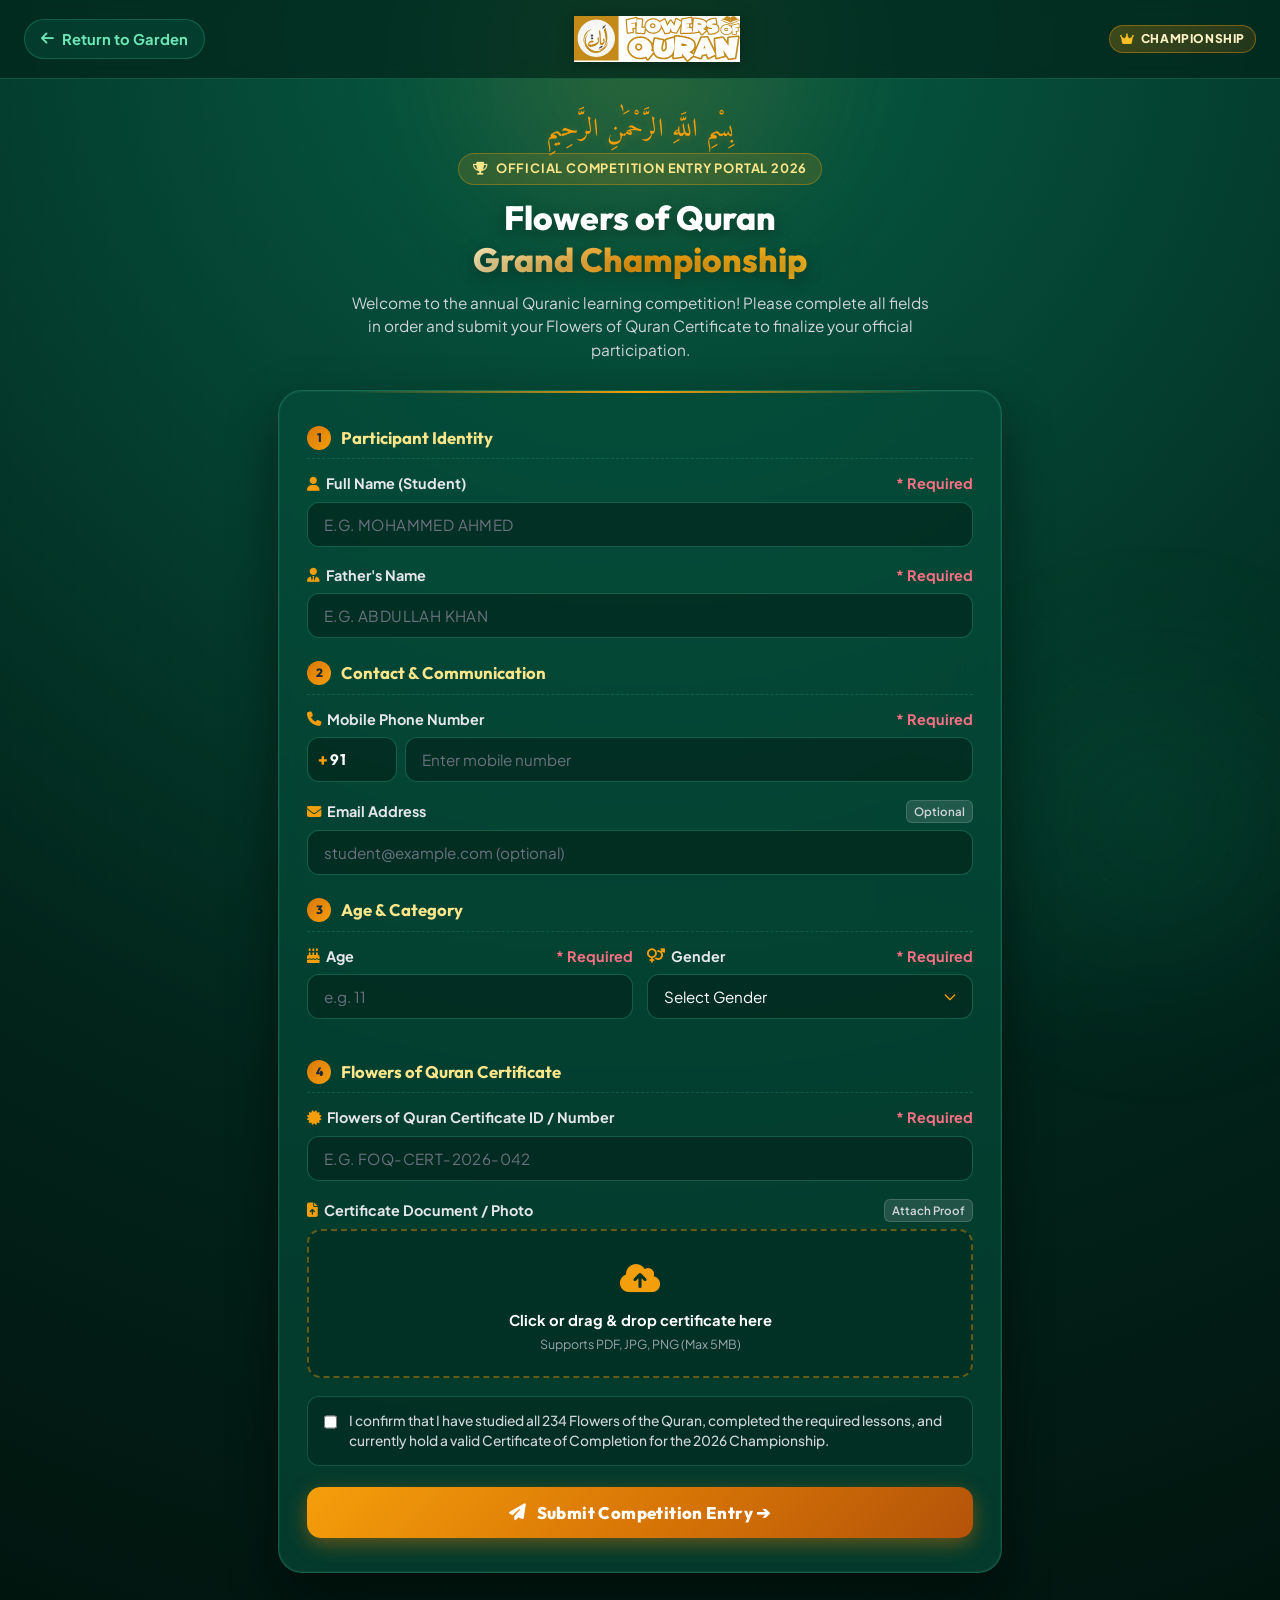
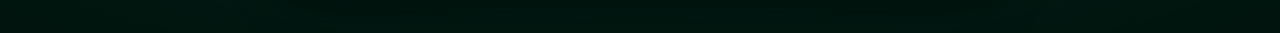
<file: pages/competition-form.html>
<!DOCTYPE html>
<html lang="en">

<head>
  <meta charset="UTF-8">
  <meta name="viewport" content="width=device-width, initial-scale=1.0, maximum-scale=1.0, user-scalable=no">
  <title>Competition Registration - Flowers of Quran Championship</title>
  <meta name="description"
    content="Official registration form for the prestigious Flowers of Quran Annual Quranic Championship. Enter your details and submit your certificate to participate.">

  <link rel="icon"
    href="data:image/svg+xml,<svg xmlns=%22http://www.w3.org/2000/svg%22 viewBox=%220 0 100 100%22><text y=%22.9em%22 font-size=%2290%22>🏆</text></svg>">

  <!-- Google Fonts: Outfit & Plus Jakarta Sans -->
  <link rel="preconnect" href="https://fonts.googleapis.com">
  <link rel="preconnect" href="https://fonts.gstatic.com" crossorigin>
  <link href="https://fonts.googleapis.com/css2?family=Outfit:wght@400;500;600;700;800;900&family=Plus+Jakarta+Sans:wght@400;500;600;700;800&family=Amiri:wght@700&display=swap" rel="stylesheet">

  <!-- Font Awesome 6 Icons -->
  <link rel="stylesheet" href="https://cdnjs.cloudflare.com/ajax/libs/font-awesome/6.4.0/css/all.min.css">

  <style>
    :root {
      --emerald-deep: #02241b;
      --emerald-dark: #042f24;
      --emerald-base: #064e3b;
      --emerald-card: rgba(6, 78, 59, 0.65);
      --emerald-border: rgba(52, 211, 153, 0.25);
      --gold-primary: #f59e0b;
      --gold-light: #fef3c7;
      --gold-deep: #d97706;
      --gold-glow: rgba(245, 158, 11, 0.4);
      --text-light: #f3f4f6;
      --text-muted: #9ca3af;
      --text-emerald: #6ee7b7;
      --danger: #ef4444;
      --success: #10b981;
      --font-main: 'Plus Jakarta Sans', -apple-system, BlinkMacSystemFont, sans-serif;
      --font-heading: 'Outfit', sans-serif;
      --font-arabic: 'Amiri', serif;
    }

    * {
      box-sizing: border-box;
      margin: 0;
      padding: 0;
    }

    body {
      font-family: var(--font-main);
      background: radial-gradient(circle at 50% 0%, #065f46 0%, var(--emerald-deep) 65%, #01140e 100%);
      color: var(--text-light);
      min-height: 100vh;
      display: flex;
      flex-direction: column;
      line-height: 1.5;
      overflow-x: hidden;
      position: relative;
    }

    /* Ambient Gold Light Orbs */
    .ambient-orb-1 {
      position: fixed;
      top: -120px;
      left: 50%;
      transform: translateX(-50%);
      width: 600px;
      height: 350px;
      background: radial-gradient(circle, rgba(245, 158, 11, 0.18) 0%, rgba(245, 158, 11, 0) 70%);
      filter: blur(50px);
      pointer-events: none;
      z-index: 0;
    }

    .ambient-orb-2 {
      position: fixed;
      bottom: -150px;
      right: -100px;
      width: 450px;
      height: 450px;
      background: radial-gradient(circle, rgba(16, 185, 129, 0.12) 0%, rgba(16, 185, 129, 0) 70%);
      filter: blur(60px);
      pointer-events: none;
      z-index: 0;
    }

    /* Geometric Star Pattern Overlay */
    .pattern-overlay {
      position: fixed;
      inset: 0;
      background-image: radial-gradient(rgba(245, 158, 11, 0.08) 1px, transparent 1px);
      background-size: 32px 32px;
      opacity: 0.7;
      pointer-events: none;
      z-index: 0;
    }

    /* Header Nav */
    .top-header {
      position: relative;
      z-index: 10;
      padding: 16px 24px;
      display: flex;
      align-items: center;
      justify-content: space-between;
      border-bottom: 1px solid var(--emerald-border);
      background: rgba(2, 36, 27, 0.7);
      backdrop-filter: blur(12px);
    }

    .btn-back-garden {
      display: inline-flex;
      align-items: center;
      gap: 8px;
      color: var(--text-emerald);
      text-decoration: none;
      font-size: 0.92rem;
      font-weight: 700;
      padding: 8px 16px;
      border-radius: 999px;
      background: rgba(6, 78, 59, 0.5);
      border: 1px solid var(--emerald-border);
      transition: all 0.2s ease;
    }

    .btn-back-garden:hover {
      background: rgba(52, 211, 153, 0.18);
      color: #ffffff;
      transform: translateX(-3px);
      box-shadow: 0 4px 12px rgba(0, 0, 0, 0.2);
    }

    .portal-logo-wrap {
      display: flex;
      align-items: center;
      gap: 12px;
      text-decoration: none;
    }

    .portal-logo-img {
      height: 46px;
      filter: drop-shadow(0 2px 8px rgba(0, 0, 0, 0.3));
    }

    .portal-badge {
      display: inline-flex;
      align-items: center;
      gap: 6px;
      background: linear-gradient(135deg, rgba(245, 158, 11, 0.25), rgba(217, 119, 6, 0.15));
      border: 1px solid rgba(245, 158, 11, 0.4);
      color: #fef3c7;
      font-size: 0.75rem;
      font-weight: 800;
      letter-spacing: 0.6px;
      text-transform: uppercase;
      padding: 4px 10px;
      border-radius: 999px;
    }

    /* Main Container */
    .main-wrapper {
      position: relative;
      z-index: 5;
      flex: 1;
      max-width: 760px;
      width: 100%;
      margin: 0 auto;
      padding: 32px 18px 60px 18px;
    }

    /* Hero Headline */
    .form-hero {
      text-align: center;
      margin-bottom: 28px;
    }

    .arabic-salutation {
      font-family: var(--font-arabic);
      font-size: 1.6rem;
      color: var(--gold-primary);
      margin-bottom: 4px;
      letter-spacing: 0.5px;
      text-shadow: 0 2px 10px rgba(245, 158, 11, 0.3);
    }

    .hero-title-tag {
      display: inline-flex;
      align-items: center;
      gap: 8px;
      background: rgba(245, 158, 11, 0.15);
      border: 1px solid rgba(245, 158, 11, 0.35);
      color: #fde68a;
      font-size: 0.8rem;
      font-weight: 700;
      padding: 5px 14px;
      border-radius: 999px;
      margin-bottom: 12px;
      text-transform: uppercase;
      letter-spacing: 0.8px;
    }

    .hero-heading {
      font-family: var(--font-heading);
      font-size: 2.1rem;
      font-weight: 800;
      color: #ffffff;
      line-height: 1.25;
      margin-bottom: 10px;
      text-shadow: 0 4px 16px rgba(0, 0, 0, 0.35);
    }

    .hero-heading span {
      background: linear-gradient(135deg, #fef3c7, #f59e0b, #fbbf24);
      -webkit-background-clip: text;
      -webkit-text-fill-color: transparent;
    }

    .hero-subtitle {
      font-size: 0.96rem;
      color: #d1d5db;
      max-width: 580px;
      margin: 0 auto;
      line-height: 1.55;
    }

    /* Form Card Container */
    .form-card {
      background: var(--emerald-card);
      backdrop-filter: blur(20px);
      -webkit-backdrop-filter: blur(20px);
      border: 1px solid var(--emerald-border);
      border-radius: 24px;
      padding: 34px 28px;
      box-shadow: 0 20px 50px rgba(0, 0, 0, 0.45), 0 0 0 1px rgba(255, 255, 255, 0.05) inset;
      position: relative;
    }

    .form-card::before {
      content: "";
      position: absolute;
      top: 0;
      left: 10%;
      right: 10%;
      height: 2px;
      background: linear-gradient(90deg, transparent, var(--gold-primary), transparent);
      border-radius: 2px;
    }

    /* Section Headings */
    .form-section-title {
      display: flex;
      align-items: center;
      gap: 10px;
      font-family: var(--font-heading);
      font-size: 1.05rem;
      font-weight: 700;
      color: #fde68a;
      margin: 22px 0 14px 0;
      padding-bottom: 8px;
      border-bottom: 1px dashed rgba(52, 211, 153, 0.2);
    }

    .form-section-title:first-of-type {
      margin-top: 0;
    }

    .section-num {
      width: 24px;
      height: 24px;
      border-radius: 50%;
      background: linear-gradient(135deg, var(--gold-deep), var(--gold-primary));
      color: #1f2937;
      display: flex;
      align-items: center;
      justify-content: center;
      font-size: 0.75rem;
      font-weight: 800;
    }

    /* Form Groups & Inputs */
    .form-group {
      margin-bottom: 18px;
      text-align: left;
    }

    .form-row {
      display: flex;
      gap: 14px;
    }

    .form-col {
      flex: 1;
      min-width: 0;
    }

    label {
      display: flex;
      align-items: center;
      justify-content: space-between;
      font-size: 0.9rem;
      font-weight: 700;
      color: #e5e7eb;
      margin-bottom: 7px;
    }

    .label-left {
      display: flex;
      align-items: center;
      gap: 6px;
    }

    .req-star {
      color: #fb7185;
      font-weight: 700;
    }

    .optional-badge {
      font-size: 0.72rem;
      font-weight: 600;
      background: rgba(255, 255, 255, 0.12);
      color: #d1d5db;
      padding: 2px 7px;
      border-radius: 6px;
      border: 1px solid rgba(255, 255, 255, 0.15);
    }

    .input-control {
      width: 100%;
      background: rgba(2, 36, 27, 0.65);
      border: 1.5px solid rgba(52, 211, 153, 0.3);
      border-radius: 12px;
      padding: 12px 16px;
      font-family: var(--font-main);
      font-size: 0.95rem;
      color: #ffffff;
      outline: none;
      transition: all 0.2s ease;
    }

    .input-control:focus {
      background: rgba(2, 36, 27, 0.95);
      border-color: var(--gold-primary);
      box-shadow: 0 0 0 3px rgba(245, 158, 11, 0.25);
    }

    .input-control::placeholder {
      color: #6b7280;
    }

    .uppercase-input {
      text-transform: uppercase;
      letter-spacing: 0.4px;
    }

    select.input-control {
      cursor: pointer;
      appearance: none;
      background-image: url("data:image/svg+xml,%3Csvg xmlns='http://www.w3.org/2000/svg' fill='none' viewBox='0 0 24 24' stroke='%23f59e0b'%3E%3Cpath stroke-linecap='round' stroke-linejoin='round' stroke-width='2' d='M19 9l-7 7-7-7'%3E%3C/path%3E%3C/svg%3E");
      background-repeat: no-repeat;
      background-position: right 14px center;
      background-size: 16px;
      padding-right: 38px;
    }

    select.input-control option {
      background: #042f24;
      color: #ffffff;
    }

    /* Phone Input Dual Box */
    .comp-phone-dual {
      display: flex;
      align-items: stretch;
      gap: 8px;
      width: 100%;
    }

    .comp-code-wrap {
      display: inline-flex;
      align-items: center;
      background: rgba(2, 36, 27, 0.65);
      border: 1.5px solid rgba(52, 211, 153, 0.3);
      border-radius: 12px;
      padding: 0 10px;
      width: 90px;
      flex-shrink: 0;
      transition: all 0.2s ease;
    }

    .comp-code-wrap:focus-within {
      background: rgba(2, 36, 27, 0.95);
      border-color: var(--gold-primary);
      box-shadow: 0 0 0 3px rgba(245, 158, 11, 0.25);
    }

    .comp-plus {
      font-family: var(--font-heading);
      font-size: 1.05rem;
      font-weight: 800;
      color: var(--gold-primary);
      user-select: none;
      margin-right: 2px;
    }

    .comp-code-input {
      border: none;
      outline: none;
      background: transparent;
      font-family: var(--font-heading);
      font-size: 0.95rem;
      font-weight: 700;
      color: #ffffff;
      width: 100%;
      padding: 12px 0;
      letter-spacing: 0.5px;
    }

    .comp-code-input::placeholder {
      color: #6b7280;
    }

    /* Certificate Upload Zone */
    .cert-upload-zone {
      border: 2px dashed rgba(245, 158, 11, 0.4);
      background: rgba(2, 36, 27, 0.45);
      border-radius: 14px;
      padding: 22px;
      text-align: center;
      cursor: pointer;
      transition: all 0.2s ease;
      position: relative;
    }

    .cert-upload-zone:hover,
    .cert-upload-zone.dragover {
      border-color: var(--gold-primary);
      background: rgba(245, 158, 11, 0.08);
      transform: translateY(-1px);
    }

    .upload-icon {
      font-size: 2rem;
      color: var(--gold-primary);
      margin-bottom: 8px;
    }

    .upload-title {
      font-weight: 700;
      font-size: 0.92rem;
      color: #ffffff;
      margin-bottom: 4px;
    }

    .upload-sub {
      font-size: 0.78rem;
      color: #9ca3af;
    }

    .file-preview-card {
      display: none;
      align-items: center;
      justify-content: space-between;
      background: rgba(6, 78, 59, 0.8);
      border: 1px solid var(--emerald-border);
      border-radius: 10px;
      padding: 10px 14px;
      margin-top: 10px;
    }

    .file-preview-info {
      display: flex;
      align-items: center;
      gap: 10px;
      min-width: 0;
    }

    .file-preview-name {
      font-weight: 600;
      font-size: 0.88rem;
      color: #ffffff;
      white-space: nowrap;
      overflow: hidden;
      text-overflow: ellipsis;
    }

    .file-preview-size {
      font-size: 0.75rem;
      color: #9ca3af;
    }

    .btn-remove-file {
      background: none;
      border: none;
      color: #ef4444;
      cursor: pointer;
      font-size: 1.1rem;
      padding: 4px;
    }

    /* Verification Checkbox */
    .confirm-checkbox-wrap {
      display: flex;
      align-items: flex-start;
      gap: 12px;
      background: rgba(2, 36, 27, 0.5);
      border: 1px solid var(--emerald-border);
      padding: 14px 16px;
      border-radius: 12px;
      margin-top: 16px;
      cursor: pointer;
      user-select: none;
    }

    .confirm-checkbox-wrap input[type="checkbox"] {
      width: 18px;
      height: 18px;
      margin-top: 2px;
      cursor: pointer;
      accent-color: var(--gold-primary);
    }

    .confirm-checkbox-label {
      font-size: 0.86rem;
      color: #d1d5db;
      line-height: 1.45;
      font-weight: 500;
    }

    /* Error and Notification Banner */
    .form-alert {
      display: none;
      padding: 12px 16px;
      border-radius: 12px;
      font-size: 0.88rem;
      font-weight: 600;
      margin-bottom: 18px;
      align-items: center;
      gap: 10px;
    }

    .form-alert.error {
      background: rgba(239, 68, 68, 0.15);
      border: 1px solid rgba(239, 68, 68, 0.4);
      color: #fca5a5;
    }

    .form-alert.success {
      background: rgba(16, 185, 129, 0.15);
      border: 1px solid rgba(16, 185, 129, 0.4);
      color: #6ee7b7;
    }

    /* Submit Button */
    .btn-submit-competition {
      width: 100%;
      background: linear-gradient(135deg, #f59e0b 0%, #d97706 50%, #b45309 100%);
      color: #ffffff;
      border: none;
      padding: 15px 24px;
      border-radius: 14px;
      font-family: var(--font-heading);
      font-size: 1.05rem;
      font-weight: 800;
      letter-spacing: 0.4px;
      cursor: pointer;
      transition: all 0.25s cubic-bezier(0.4, 0, 0.2, 1);
      box-shadow: 0 6px 20px rgba(217, 119, 6, 0.45);
      display: inline-flex;
      align-items: center;
      justify-content: center;
      gap: 10px;
      margin-top: 14px;
    }

    .btn-submit-competition:hover {
      transform: translateY(-2px);
      box-shadow: 0 10px 28px rgba(217, 119, 6, 0.6);
      filter: brightness(1.06);
    }

    .btn-submit-competition:active {
      transform: translateY(0);
    }

    .btn-submit-competition:disabled {
      opacity: 0.7;
      cursor: not-allowed;
      transform: none;
    }

    /* SUCCESS ENTRY PASS CARD */
    .pass-card-container {
      display: none;
      animation: passPop 0.4s cubic-bezier(0.16, 1, 0.3, 1);
    }

    @keyframes passPop {
      from {
        opacity: 0;
        transform: scale(0.95) translateY(12px);
      }
      to {
        opacity: 1;
        transform: scale(1) translateY(0);
      }
    }

    .official-pass {
      background: radial-gradient(circle at 50% 0%, #064e3b 0%, #022c22 80%);
      border: 2px solid var(--gold-primary);
      border-radius: 24px;
      padding: 32px 26px;
      box-shadow: 0 25px 60px rgba(0, 0, 0, 0.6), 0 0 30px rgba(245, 158, 11, 0.2);
      text-align: center;
      position: relative;
      overflow: hidden;
    }

    .pass-gold-ribbon {
      background: linear-gradient(90deg, #d97706, #f59e0b, #fbbf24, #d97706);
      color: #1f2937;
      font-family: var(--font-heading);
      font-weight: 800;
      font-size: 0.8rem;
      letter-spacing: 1px;
      text-transform: uppercase;
      padding: 6px 0;
      margin: -32px -26px 24px -26px;
      box-shadow: 0 2px 10px rgba(0, 0, 0, 0.2);
    }

    .pass-trophy-icon {
      font-size: 3.5rem;
      margin-bottom: 8px;
      filter: drop-shadow(0 4px 12px rgba(245, 158, 11, 0.4));
    }

    .pass-reg-badge {
      display: inline-block;
      background: rgba(245, 158, 11, 0.18);
      border: 1px solid var(--gold-primary);
      color: #fef3c7;
      font-family: var(--font-heading);
      font-size: 1.15rem;
      font-weight: 800;
      padding: 6px 18px;
      border-radius: 12px;
      margin: 12px 0 20px 0;
      letter-spacing: 1px;
    }

    .pass-grid {
      display: grid;
      grid-template-columns: 1fr 1fr;
      gap: 12px;
      text-align: left;
      background: rgba(2, 36, 27, 0.7);
      border: 1px solid var(--emerald-border);
      border-radius: 14px;
      padding: 16px;
      margin-bottom: 22px;
    }

    .pass-item-label {
      font-size: 0.75rem;
      color: #9ca3af;
      text-transform: uppercase;
      font-weight: 700;
      letter-spacing: 0.4px;
    }

    .pass-item-val {
      font-family: var(--font-heading);
      font-size: 0.95rem;
      font-weight: 700;
      color: #ffffff;
      margin-top: 2px;
    }

    .pass-actions {
      display: flex;
      gap: 12px;
      justify-content: center;
      flex-wrap: wrap;
    }

    .btn-pass-print {
      background: rgba(255, 255, 255, 0.12);
      border: 1px solid rgba(255, 255, 255, 0.25);
      color: #ffffff;
      padding: 11px 20px;
      border-radius: 12px;
      font-weight: 700;
      font-size: 0.92rem;
      cursor: pointer;
      display: inline-flex;
      align-items: center;
      gap: 8px;
      transition: all 0.2s ease;
    }

    .btn-pass-print:hover {
      background: rgba(255, 255, 255, 0.2);
    }

    .btn-pass-garden {
      background: linear-gradient(135deg, #f59e0b, #d97706);
      border: none;
      color: #ffffff;
      padding: 11px 24px;
      border-radius: 12px;
      font-weight: 700;
      font-size: 0.92rem;
      text-decoration: none;
      display: inline-flex;
      align-items: center;
      gap: 8px;
      box-shadow: 0 4px 14px rgba(217, 119, 6, 0.35);
    }

    /* Print media style for pass */
    @media print {
      body {
        background: #ffffff !important;
        color: #111827 !important;
      }
      .top-header,
      .ambient-orb-1,
      .ambient-orb-2,
      .pattern-overlay,
      .form-hero,
      .pass-actions,
      #competition-form-view {
        display: none !important;
      }
      .pass-card-container {
        display: block !important;
        max-width: 100% !important;
      }
      .official-pass {
        border: 2px solid #000000 !important;
        background: #ffffff !important;
        color: #000000 !important;
        box-shadow: none !important;
      }
      .pass-item-val {
        color: #000000 !important;
      }
    }

    /* Responsive */
    @media (max-width: 640px) {
      .main-wrapper {
        padding: 20px 14px 40px 14px;
      }
      .form-card {
        padding: 24px 18px;
        border-radius: 18px;
      }
      .form-row {
        flex-direction: column;
        gap: 14px;
      }
      .hero-heading {
        font-size: 1.65rem;
      }
      .pass-grid {
        grid-template-columns: 1fr;
      }
    }
  </style>
</head>

<body>
  <!-- Ambient background glow elements -->
  <div class="ambient-orb-1"></div>
  <div class="ambient-orb-2"></div>
  <div class="pattern-overlay"></div>

  <!-- Top Navigation Header -->
  <header class="top-header">
    <a href="../index.html" class="btn-back-garden" id="btn-back-garden">
      <i class="fa-solid fa-arrow-left"></i> Return to Garden
    </a>

    <a href="../index.html" class="portal-logo-wrap">
      <img src="../assets/images/flowers_of_quran_web_logo.svg" alt="Flowers of Quran Logo" class="portal-logo-img">
    </a>

    <span class="portal-badge">
      <i class="fa-solid fa-crown" style="color: #fbbf24;"></i> Championship
    </span>
  </header>

  <!-- Main Content Area -->
  <main class="main-wrapper">
    <!-- Header Hero Introduction -->
    <div class="form-hero">
      <div class="arabic-salutation">بِسْمِ اللَّهِ الرَّحْمَٰنِ الرَّحِيمِ</div>
      <div class="hero-title-tag">
        <i class="fa-solid fa-trophy"></i> Official Competition Entry Portal 2026
      </div>
      <h1 class="hero-heading">Flowers of Quran<br><span>Grand Championship</span></h1>
      <p class="hero-subtitle">
        Welcome to the annual Quranic learning competition! Please complete all fields in order and submit your Flowers of Quran Certificate to finalize your official participation.
      </p>
    </div>

    <!-- Registration Form Card -->
    <div class="form-card" id="form-container-card">
      <div id="form-alert-msg" class="form-alert"></div>

      <!-- FORM VIEW -->
      <form id="competition-form" novalidate>

        <!-- SECTION 1: PERSONAL PARTICIPANT DETAILS -->
        <div class="form-section-title">
          <span class="section-num">1</span>
          <span>Participant Identity</span>
        </div>

        <!-- 1. Full Name (Required) -->
        <div class="form-group">
          <label for="comp-name">
            <span class="label-left"><i class="fa-solid fa-user" style="color: var(--gold-primary);"></i> Full Name (Student)</span>
            <span class="req-star">* Required</span>
          </label>
          <input type="text" id="comp-name" class="input-control uppercase-input"
            placeholder="e.g. MOHAMMED AHMED" required autocomplete="name">
        </div>

        <!-- 2. Father's Name (Required) -->
        <div class="form-group">
          <label for="comp-father-name">
            <span class="label-left"><i class="fa-solid fa-user-tie" style="color: var(--gold-primary);"></i> Father's Name</span>
            <span class="req-star">* Required</span>
          </label>
          <input type="text" id="comp-father-name" class="input-control uppercase-input"
            placeholder="e.g. ABDULLAH KHAN" required>
        </div>

        <!-- SECTION 2: CONTACT INFORMATION -->
        <div class="form-section-title">
          <span class="section-num">2</span>
          <span>Contact & Communication</span>
        </div>

        <!-- 3. Phone Number (Required: [+] [Country Code] & [Mobile Number]) -->
        <div class="form-group">
          <label for="comp-phone-num">
            <span class="label-left"><i class="fa-solid fa-phone" style="color: var(--gold-primary);"></i> Mobile Phone Number</span>
            <span class="req-star">* Required</span>
          </label>
          <div class="comp-phone-dual">
            <div class="comp-code-wrap">
              <span class="comp-plus">+</span>
              <input type="tel" id="comp-country-code" class="comp-code-input"
                placeholder="91" value="91" maxlength="4" autocomplete="tel-country-code" title="Calling Code">
            </div>
            <input type="tel" id="comp-phone-num" class="input-control"
              placeholder="Enter mobile number" maxlength="15" autocomplete="tel-national" required>
          </div>
        </div>

        <!-- 4. Email Address (Optional) -->
        <div class="form-group">
          <label for="comp-email">
            <span class="label-left"><i class="fa-solid fa-envelope" style="color: var(--gold-primary);"></i> Email Address</span>
            <span class="optional-badge">Optional</span>
          </label>
          <input type="email" id="comp-email" class="input-control"
            placeholder="student@example.com (optional)" autocomplete="email">
        </div>

        <!-- SECTION 3: DEMOGRAPHIC DETAILS -->
        <div class="form-section-title">
          <span class="section-num">3</span>
          <span>Age & Category</span>
        </div>

        <!-- 5. Age & Gender side-by-side (Required) -->
        <div class="form-row">
          <div class="form-col form-group">
            <label for="comp-age">
              <span class="label-left"><i class="fa-solid fa-cake-candles" style="color: var(--gold-primary);"></i> Age</span>
              <span class="req-star">* Required</span>
            </label>
            <input type="number" id="comp-age" class="input-control"
              placeholder="e.g. 11" min="4" max="80" required>
          </div>

          <div class="form-col form-group">
            <label for="comp-gender">
              <span class="label-left"><i class="fa-solid fa-venus-mars" style="color: var(--gold-primary);"></i> Gender</span>
              <span class="req-star">* Required</span>
            </label>
            <select id="comp-gender" class="input-control" required>
              <option value="">Select Gender</option>
              <option value="Male">Male</option>
              <option value="Female">Female</option>
            </select>
          </div>
        </div>

        <!-- SECTION 4: FLOWERS OF QURAN CERTIFICATE VERIFICATION -->
        <div class="form-section-title">
          <span class="section-num">4</span>
          <span>Flowers of Quran Certificate</span>
        </div>

        <!-- Certificate ID / Number -->
        <div class="form-group">
          <label for="comp-cert-number">
            <span class="label-left"><i class="fa-solid fa-certificate" style="color: var(--gold-primary);"></i> Flowers of Quran Certificate ID / Number</span>
            <span class="req-star">* Required</span>
          </label>
          <input type="text" id="comp-cert-number" class="input-control uppercase-input"
            placeholder="e.g. FOQ-CERT-2026-042" required>
        </div>

        <!-- Certificate File Upload (Optional / Recommended) -->
        <div class="form-group">
          <label>
            <span class="label-left"><i class="fa-solid fa-file-arrow-up" style="color: var(--gold-primary);"></i> Certificate Document / Photo</span>
            <span class="optional-badge">Attach Proof</span>
          </label>
          <div class="cert-upload-zone" id="cert-upload-dropzone">
            <input type="file" id="comp-cert-file" accept="image/*,.pdf" style="display: none;">
            <div class="upload-icon"><i class="fa-solid fa-cloud-arrow-up"></i></div>
            <div class="upload-title">Click or drag & drop certificate here</div>
            <div class="upload-sub">Supports PDF, JPG, PNG (Max 5MB)</div>
          </div>

          <!-- Selected File Preview -->
          <div class="file-preview-card" id="file-preview-card">
            <div class="file-preview-info">
              <i class="fa-solid fa-file-circle-check" style="color: var(--text-emerald); font-size: 1.2rem;"></i>
              <div>
                <div class="file-preview-name" id="preview-file-name">Certificate.pdf</div>
                <div class="file-preview-size" id="preview-file-size">1.2 MB</div>
              </div>
            </div>
            <button type="button" class="btn-remove-file" id="btn-remove-file" title="Remove file">✕</button>
          </div>
        </div>

        <!-- Verification Agreement Checkbox -->
        <label class="confirm-checkbox-wrap" for="comp-cert-confirm">
          <input type="checkbox" id="comp-cert-confirm" required>
          <span class="confirm-checkbox-label">
            I confirm that I have studied all 234 Flowers of the Quran, completed the required lessons, and currently hold a valid Certificate of Completion for the 2026 Championship.
          </span>
        </label>

        <!-- Submit Button -->
        <button type="submit" class="btn-submit-competition" id="btn-submit-comp">
          <i class="fa-solid fa-paper-plane"></i> Submit Competition Entry ➔
        </button>
      </form>

      <!-- SUCCESS STATE: OFFICIAL PARTICIPATION PASS -->
      <div class="pass-card-container" id="pass-success-view">
        <div class="official-pass">
          <div class="pass-gold-ribbon">
            ★ Official 2026 Championship Entry Pass ★
          </div>

          <div class="pass-trophy-icon">🏆</div>
          <h2 style="font-family: var(--font-heading); font-size: 1.7rem; color: #ffffff; margin-bottom: 4px;">
            Registration Confirmed!
          </h2>
          <p style="color: var(--text-emerald); font-size: 0.95rem; font-weight: 600;">
            Alhamdulillah, your competition entry has been accepted.
          </p>

          <div class="pass-reg-badge" id="pass-display-regid">
            FOQ-COMP-2026-8891
          </div>

          <div class="pass-grid">
            <div>
              <div class="pass-item-label">Student Name</div>
              <div class="pass-item-val" id="pass-display-name">AHMED ALI</div>
            </div>
            <div>
              <div class="pass-item-label">Father's Name</div>
              <div class="pass-item-val" id="pass-display-father">MOHAMMED ALI</div>
            </div>
            <div>
              <div class="pass-item-label">Contact Phone</div>
              <div class="pass-item-val" id="pass-display-phone">+91 98765 43210</div>
            </div>
            <div>
              <div class="pass-item-label">Age & Gender</div>
              <div class="pass-item-val" id="pass-display-demographics">11 Years • Male</div>
            </div>
            <div>
              <div class="pass-item-label">Certificate ID</div>
              <div class="pass-item-val" id="pass-display-cert">FOQ-CERT-2026-042</div>
            </div>
            <div>
              <div class="pass-item-label">Entry Status</div>
              <div class="pass-item-val" style="color: #34d399;">✅ Verified Candidate</div>
            </div>
          </div>

          <div style="background: rgba(2, 36, 27, 0.6); border-radius: 12px; padding: 14px; margin-bottom: 22px; text-align: left; font-size: 0.85rem; color: #d1d5db; line-height: 1.5;">
            <strong style="color: var(--gold-primary);">📅 Next Steps:</strong>
            Keep this Registration ID safe. Online tournament instructions, stage groupings, and the competition schedule will be communicated to your registered mobile phone number.
          </div>

          <div class="pass-actions">
            <button type="button" class="btn-pass-print" id="btn-print-pass">
              <i class="fa-solid fa-print"></i> Print / Save Pass
            </button>
            <a href="../index.html" class="btn-pass-garden">
              <i class="fa-solid fa-house"></i> Return to Quran Garden
            </a>
          </div>
        </div>
      </div>
    </div>
  </main>

  <!-- Canvas for Confetti -->
  <canvas id="confetti-canvas" style="position: fixed; top: 0; left: 0; width: 100vw; height: 100vh; pointer-events: none; z-index: 1000;"></canvas>

  <script>
    document.addEventListener('DOMContentLoaded', () => {
      // Elements
      const form = document.getElementById('competition-form');
      const alertBox = document.getElementById('form-alert-msg');
      const passView = document.getElementById('pass-success-view');
      const dropzone = document.getElementById('cert-upload-dropzone');
      const fileInput = document.getElementById('comp-cert-file');
      const previewCard = document.getElementById('file-preview-card');
      const previewName = document.getElementById('preview-file-name');
      const previewSize = document.getElementById('preview-file-size');
      const btnRemoveFile = document.getElementById('btn-remove-file');
      const btnSubmit = document.getElementById('btn-submit-comp');
      const btnPrint = document.getElementById('btn-print-pass');

      // Autofill from existing logged in user if available
      try {
        const cachedUser = localStorage.getItem('quran_user_logged_in');
        if (cachedUser) {
          const u = JSON.parse(cachedUser);
          if (u.name) document.getElementById('comp-name').value = u.name;
          if (u.email && !u.email.endsWith('@phone.quran')) document.getElementById('comp-email').value = u.email;
          if (u.phone) {
            const cleanPhone = String(u.phone).trim();
            const match = cleanPhone.match(/^\+(\d{1,4})(\d{6,12})$/);
            if (match) {
              document.getElementById('comp-country-code').value = match[1];
              document.getElementById('comp-phone-num').value = match[2];
            } else {
              document.getElementById('comp-phone-num').value = cleanPhone.replace(/\D/g, '');
            }
          }
        }
      } catch (e) {}

      // Auto-suggest certificate ID if user completed course locally
      try {
        const savedState = localStorage.getItem('flowers_of_quran_state');
        if (savedState) {
          const parsed = JSON.parse(savedState);
          const completed = parsed.completed || [];
          if (completed.length >= 24) {
            const randomCode = Math.floor(1000 + Math.random() * 9000);
            document.getElementById('comp-cert-number').value = `FOQ-2026-CERT-${randomCode}`;
          }
        }
      } catch (e) {}

      // File upload dropzone interaction
      if (dropzone && fileInput) {
        dropzone.addEventListener('click', () => fileInput.click());

        dropzone.addEventListener('dragover', (e) => {
          e.preventDefault();
          dropzone.classList.add('dragover');
        });

        dropzone.addEventListener('dragleave', () => {
          dropzone.classList.remove('dragover');
        });

        dropzone.addEventListener('drop', (e) => {
          e.preventDefault();
          dropzone.classList.remove('dragover');
          if (e.dataTransfer.files && e.dataTransfer.files.length > 0) {
            fileInput.files = e.dataTransfer.files;
            handleFileSelected(fileInput.files[0]);
          }
        });

        fileInput.addEventListener('change', () => {
          if (fileInput.files && fileInput.files.length > 0) {
            handleFileSelected(fileInput.files[0]);
          }
        });
      }

      function handleFileSelected(file) {
        if (!file) return;
        if (file.size > 5 * 1024 * 1024) {
          showAlert("The certificate file exceeds 5MB. Please choose a smaller file.", "error");
          fileInput.value = "";
          return;
        }
        if (previewName) previewName.textContent = file.name;
        if (previewSize) previewSize.textContent = (file.size / (1024 * 1024)).toFixed(2) + " MB";
        if (previewCard) previewCard.style.display = "flex";
        if (dropzone) dropzone.style.display = "none";
      }

      if (btnRemoveFile && fileInput) {
        btnRemoveFile.addEventListener('click', () => {
          fileInput.value = "";
          if (previewCard) previewCard.style.display = "none";
          if (dropzone) dropzone.style.display = "block";
        });
      }

      function showAlert(text, type = "error") {
        if (!alertBox) return;
        alertBox.className = `form-alert ${type}`;
        alertBox.innerHTML = `${type === 'error' ? '⚠️' : '✅'} ${text}`;
        alertBox.style.display = "flex";
        alertBox.scrollIntoView({ behavior: 'smooth', block: 'center' });
      }

      function clearAlert() {
        if (!alertBox) return;
        alertBox.style.display = "none";
        alertBox.innerHTML = "";
      }

      // Confetti burst animation on victory/submission
      function launchConfetti() {
        const canvas = document.getElementById('confetti-canvas');
        if (!canvas) return;
        const ctx = canvas.getContext('2d');
        canvas.width = window.innerWidth;
        canvas.height = window.innerHeight;

        const pieces = [];
        const colors = ['#f59e0b', '#fbbf24', '#10b981', '#34d399', '#ffffff', '#d97706'];
        for (let i = 0; i < 90; i++) {
          pieces.push({
            x: canvas.width / 2,
            y: canvas.height / 3,
            vx: (Math.random() - 0.5) * 14,
            vy: (Math.random() - 0.5) * 14 - 3,
            size: Math.random() * 8 + 4,
            color: colors[Math.floor(Math.random() * colors.length)],
            rotation: Math.random() * 360,
            vRot: (Math.random() - 0.5) * 10
          });
        }

        let frames = 0;
        function render() {
          ctx.clearRect(0, 0, canvas.width, canvas.height);
          pieces.forEach(p => {
            p.x += p.vx;
            p.y += p.vy;
            p.vy += 0.3; // gravity
            p.rotation += p.vRot;
            ctx.save();
            ctx.translate(p.x, p.y);
            ctx.rotate(p.rotation * Math.PI / 180);
            ctx.fillStyle = p.color;
            ctx.fillRect(-p.size / 2, -p.size / 2, p.size, p.size);
            ctx.restore();
          });
          frames++;
          if (frames < 140) {
            requestAnimationFrame(render);
          } else {
            ctx.clearRect(0, 0, canvas.width, canvas.height);
          }
        }
        render();
      }

      // Print pass action
      if (btnPrint) {
        btnPrint.addEventListener('click', () => {
          window.print();
        });
      }

      // Form Submission Validation & Handler
      if (form) {
        form.addEventListener('submit', (e) => {
          e.preventDefault();
          clearAlert();

          const name = document.getElementById('comp-name').value.trim().toUpperCase();
          const fatherName = document.getElementById('comp-father-name').value.trim().toUpperCase();
          const countryCode = document.getElementById('comp-country-code').value.trim().replace(/\D/g, '') || '91';
          const phoneNum = document.getElementById('comp-phone-num').value.trim().replace(/\D/g, '');
          const email = document.getElementById('comp-email').value.trim();
          const age = document.getElementById('comp-age').value.trim();
          const gender = document.getElementById('comp-gender').value.trim();
          const certNumber = document.getElementById('comp-cert-number').value.trim().toUpperCase();
          const certConfirmed = document.getElementById('comp-cert-confirm').checked;

          // Validation
          if (!name || name.length < 2) {
            showAlert("Please enter the student's full name.");
            return;
          }

          if (!fatherName || fatherName.length < 2) {
            showAlert("Please enter the father's name.");
            return;
          }

          if (!phoneNum || phoneNum.length < 6 || phoneNum.length > 15) {
            showAlert("Please enter a valid mobile phone number (6 to 15 digits).");
            return;
          }

          if (email && !/^[^\s@]+@[^\s@]+\.[^\s@]+$/.test(email)) {
            showAlert("The email format entered is invalid. Please verify or leave empty.");
            return;
          }

          if (!age || parseInt(age, 10) < 3 || parseInt(age, 10) > 100) {
            showAlert("Please enter a valid age between 3 and 100.");
            return;
          }

          if (!gender) {
            showAlert("Please select a gender.");
            return;
          }

          if (!certNumber || certNumber.length < 3) {
            showAlert("Please provide your Flowers of Quran Certificate ID / Number.");
            return;
          }

          if (!certConfirmed) {
            showAlert("Please confirm the certification declaration checkbox to proceed.");
            return;
          }

          // Generating Unique Registration ID
          const randomSuffix = Math.floor(1000 + Math.random() * 9000);
          const regId = `FOQ-COMP-2026-${randomSuffix}`;
          const fullPhone = `+${countryCode} ${phoneNum}`;

          btnSubmit.disabled = true;
          btnSubmit.innerHTML = `<i class="fa-solid fa-spinner fa-spin"></i> Processing Entry...`;

          setTimeout(() => {
            // Save to localStorage
            try {
              const record = {
                regId,
                name,
                fatherName,
                fullPhone,
                countryCode,
                phoneNum,
                email,
                age,
                gender,
                certNumber,
                timestamp: new Date().toISOString()
              };
              const existing = JSON.parse(localStorage.getItem('flowers_competition_submissions') || '[]');
              existing.push(record);
              localStorage.setItem('flowers_competition_submissions', JSON.stringify(existing));
            } catch (e) {}

            // Populate Pass View
            document.getElementById('pass-display-regid').textContent = regId;
            document.getElementById('pass-display-name').textContent = name;
            document.getElementById('pass-display-father').textContent = fatherName;
            document.getElementById('pass-display-phone').textContent = fullPhone;
            document.getElementById('pass-display-demographics').textContent = `${age} Years • ${gender}`;
            document.getElementById('pass-display-cert').textContent = certNumber;

            // Transition UI
            form.style.display = "none";
            passView.style.display = "block";
            window.scrollTo({ top: 0, behavior: 'smooth' });

            // Launch Celebration Confetti
            launchConfetti();
          }, 600);
        });
      }
    });
  </script>
</body>

</html>
</file>
